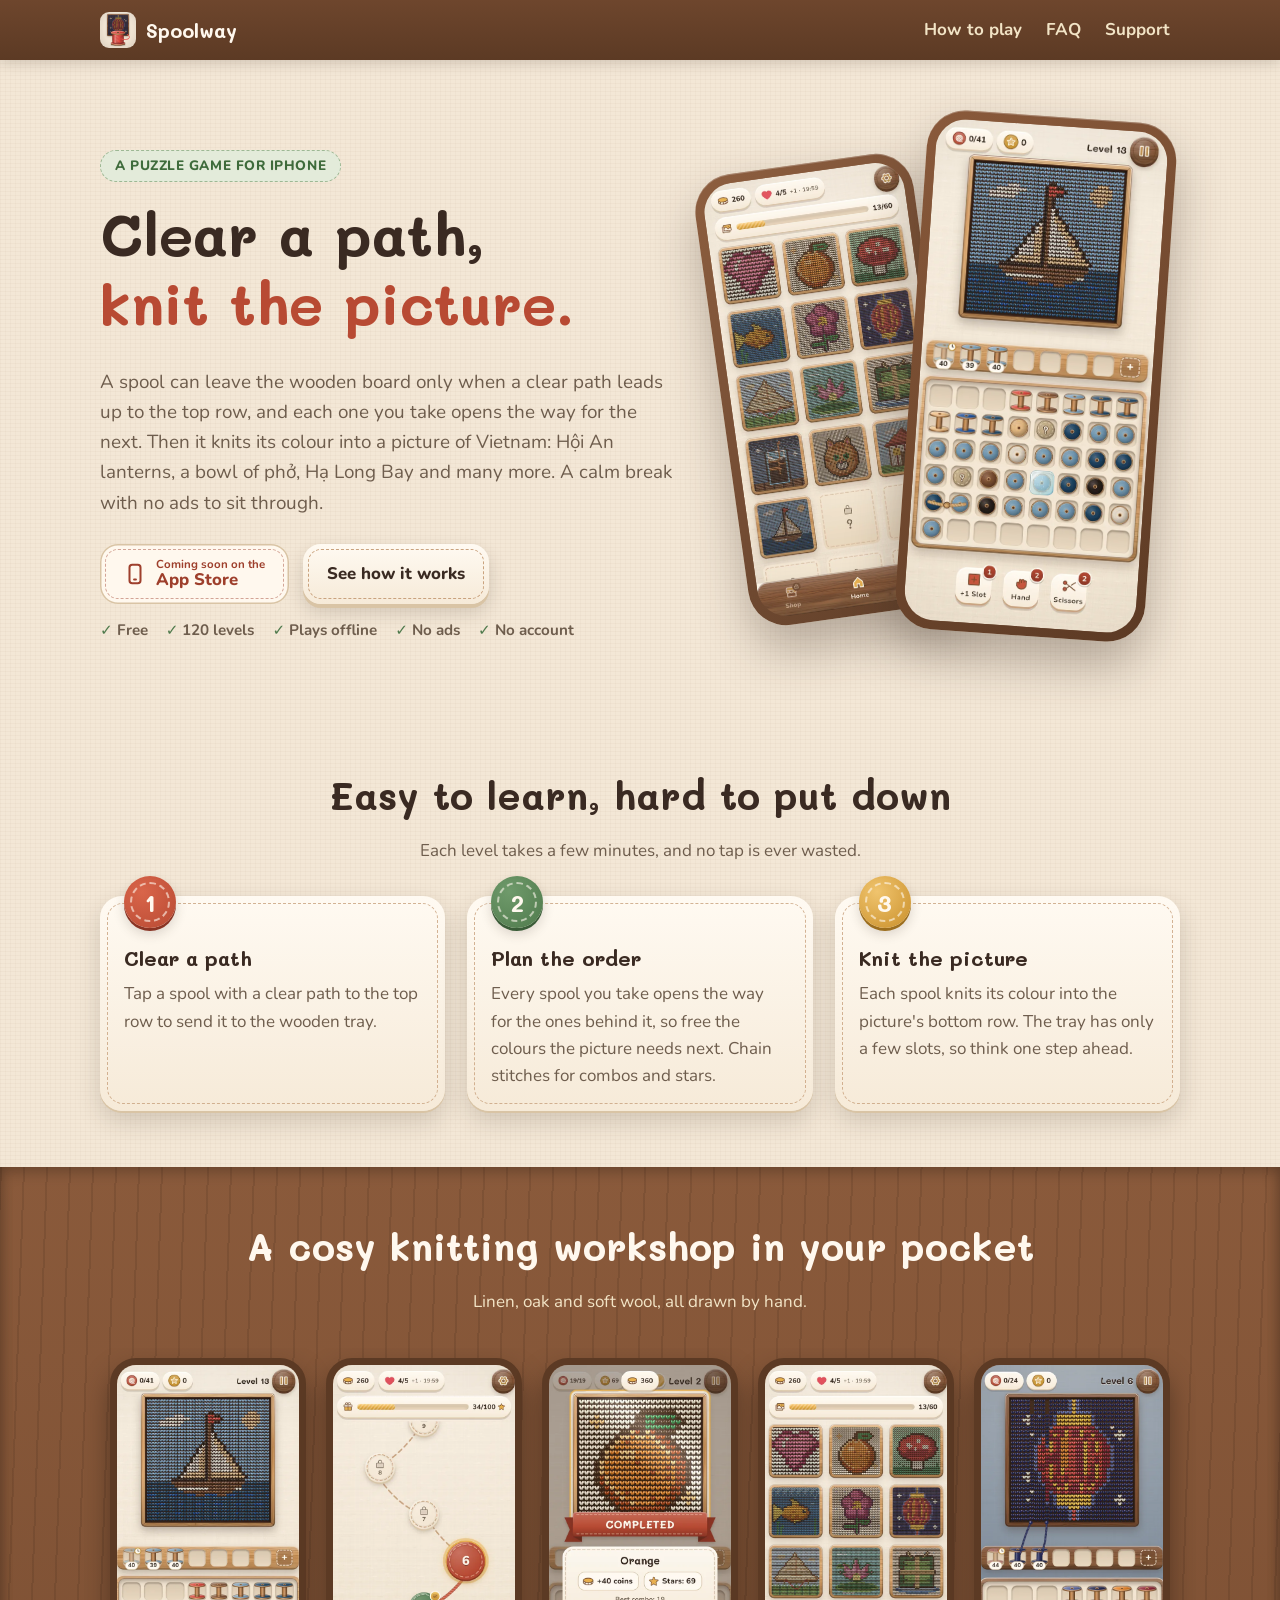
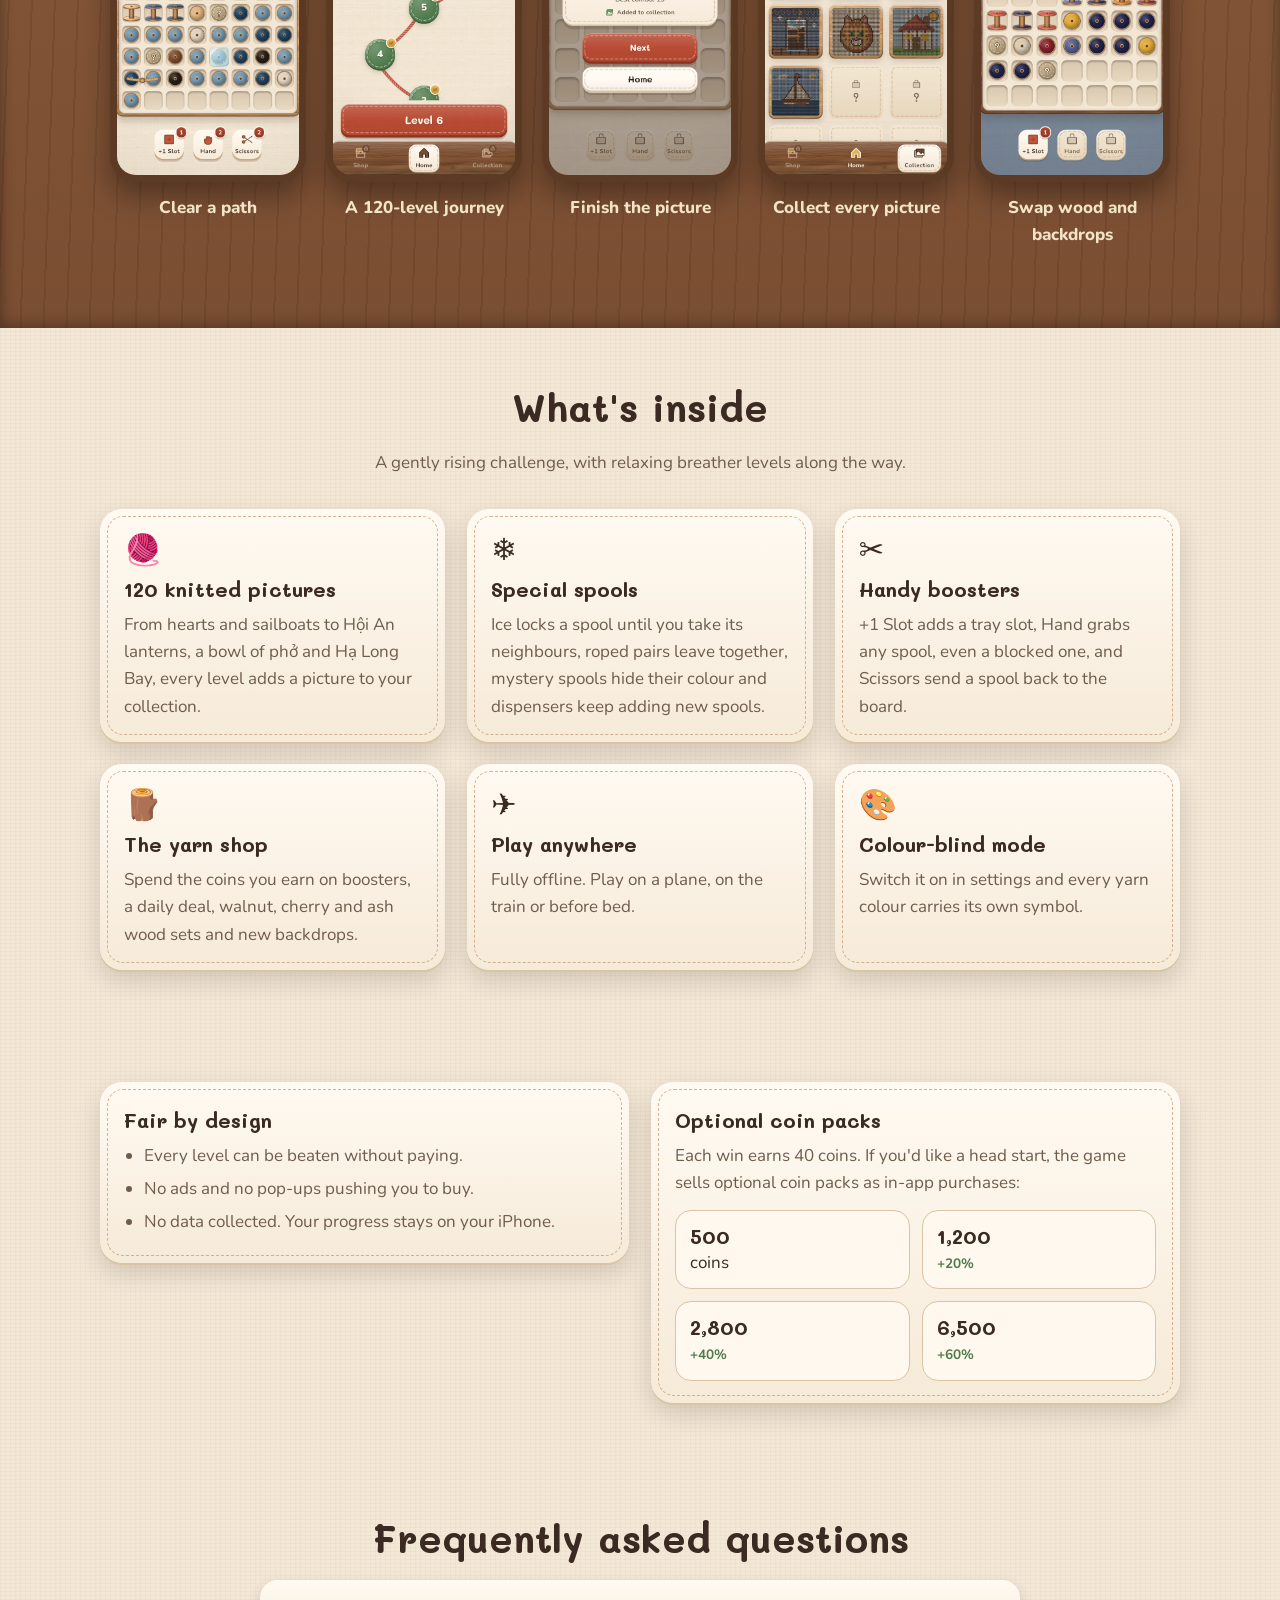
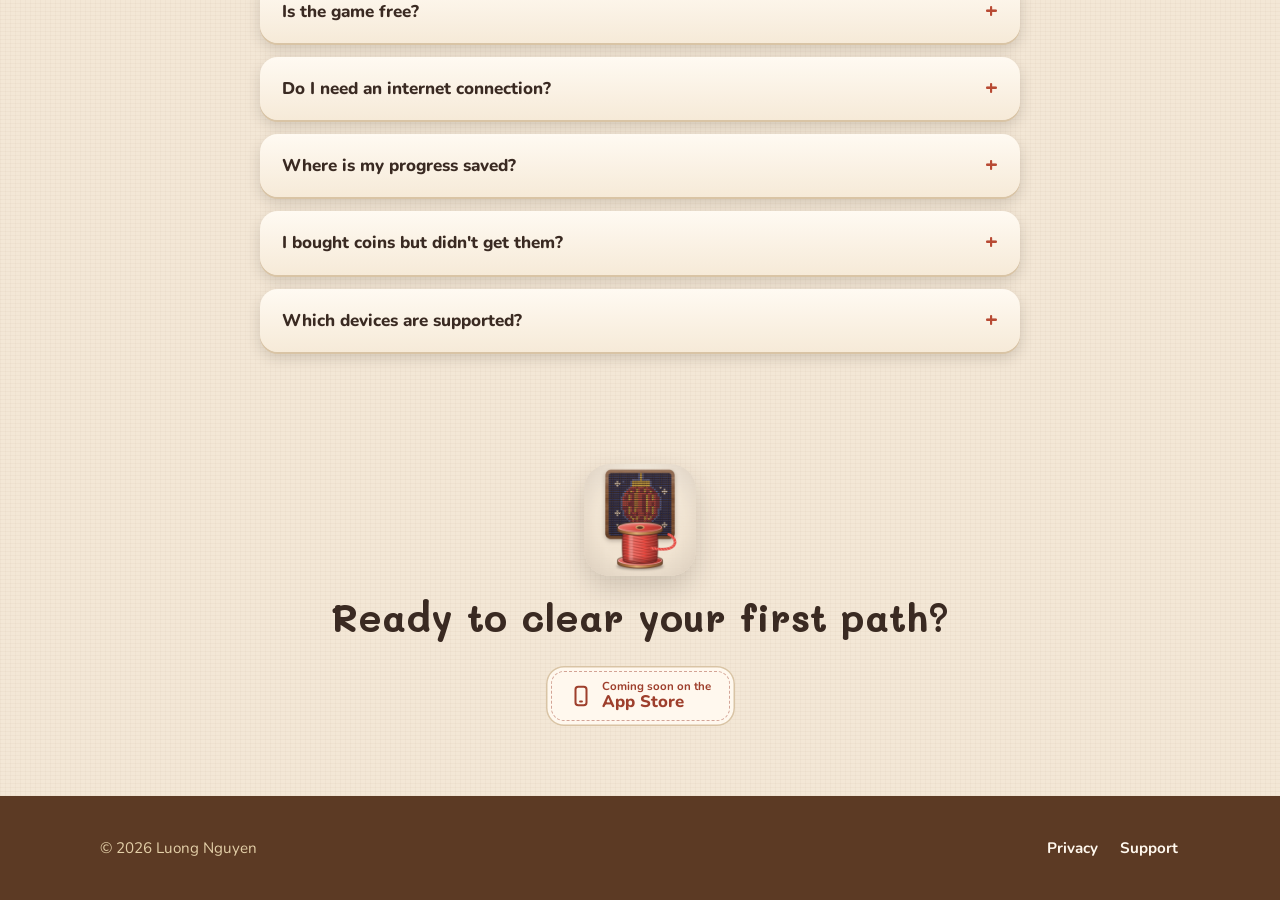
<file: index.html>
<!doctype html>
<html lang="en">
<head>
  <meta charset="utf-8">
  <meta name="viewport" content="width=device-width, initial-scale=1">
  <title>Spoolway: Clear the Path — Yarn Spool Puzzle for iPhone</title>
  <meta name="description" content="Spoolway is a calm puzzle game for iPhone: clear a path for each spool and knit 120 pictures of Vietnam. Plays offline, no ads, no account.">
  <link rel="canonical" href="https://nguyenvanlamm.github.io/yarn-unravel-site/">
  <link rel="alternate" type="text/markdown" href="index.html.md">
  <link rel="describedby" href="llms.txt">
  <meta name="theme-color" content="#5C3A24">
  <meta property="og:type" content="website">
  <meta property="og:site_name" content="Spoolway">
  <meta property="og:url" content="https://nguyenvanlamm.github.io/yarn-unravel-site/">
  <meta property="og:title" content="Spoolway: Clear the Path">
  <meta property="og:description" content="Clear a path, knit the picture: a calm offline spool puzzle for iPhone with 120 pictures of Vietnam.">
  <meta property="og:image" content="https://nguyenvanlamm.github.io/yarn-unravel-site/assets/img/share-card.jpg">
  <meta property="og:image:width" content="1200">
  <meta property="og:image:height" content="630">
  <meta property="og:image:alt" content="Spoolway: Clear a path, knit the picture. A calm spool puzzle for iPhone, shown on two phones.">
  <meta name="twitter:card" content="summary_large_image">
  <!-- Once the app is live, add the Safari Smart App Banner:
  <meta name="apple-itunes-app" content="app-id=XXXXXXXXXX"> -->
  <link rel="icon" href="assets/img/favicon.png">
  <link rel="apple-touch-icon" href="assets/img/apple-touch-icon.png">
  <link rel="stylesheet" href="assets/site.css">
  <script>document.documentElement.classList.add('js')</script>
  <script src="assets/site.js" defer></script>
  <script type="application/ld+json">
  {
    "@context": "https://schema.org",
    "@graph": [
      {
        "@type": "WebSite",
        "@id": "https://nguyenvanlamm.github.io/yarn-unravel-site/#website",
        "url": "https://nguyenvanlamm.github.io/yarn-unravel-site/",
        "name": "Spoolway",
        "inLanguage": "en",
        "about": { "@id": "https://nguyenvanlamm.github.io/yarn-unravel-site/#app" }
      },
      {
        "@type": "MobileApplication",
        "@id": "https://nguyenvanlamm.github.io/yarn-unravel-site/#app",
        "name": "Spoolway",
        "alternateName": "Spoolway: Clear the Path",
        "url": "https://nguyenvanlamm.github.io/yarn-unravel-site/",
        "description": "A calm puzzle game for iPhone. A spool can leave the wooden board only when a clear path leads up to the top row, and every spool taken opens the way for the ones behind it. Each spool knits its colour into one of 120 pictures of Vietnam. Plays offline, no ads, no account.",
        "applicationCategory": "GameApplication",
        "applicationSubCategory": "Puzzle",
        "operatingSystem": "iOS 15.0 or later",
        "inLanguage": "en",
        "image": "https://nguyenvanlamm.github.io/yarn-unravel-site/assets/img/icon.png",
        "screenshot": [
          "https://nguyenvanlamm.github.io/yarn-unravel-site/assets/img/game_level_13.webp",
          "https://nguyenvanlamm.github.io/yarn-unravel-site/assets/img/home.webp",
          "https://nguyenvanlamm.github.io/yarn-unravel-site/assets/img/win.webp",
          "https://nguyenvanlamm.github.io/yarn-unravel-site/assets/img/album.webp",
          "https://nguyenvanlamm.github.io/yarn-unravel-site/assets/img/decor.webp"
        ],
        "offers": { "@type": "Offer", "price": "0", "priceCurrency": "USD" },
        "copyrightYear": 2026,
        "copyrightHolder": { "@type": "Person", "name": "Luong Nguyen" }
      },
      {
        "@type": "FAQPage",
        "@id": "https://nguyenvanlamm.github.io/yarn-unravel-site/#faq",
        "mainEntity": [
          { "@type": "Question", "name": "Is the game free?", "acceptedAnswer": { "@type": "Answer", "text": "Yes. All 120 levels are free to download and play. Coin packs are optional." } },
          { "@type": "Question", "name": "Do I need an internet connection?", "acceptedAnswer": { "@type": "Answer", "text": "No. The game runs fully offline; only buying a coin pack needs a connection so the App Store can process it." } },
          { "@type": "Question", "name": "Where is my progress saved?", "acceptedAnswer": { "@type": "Answer", "text": "Only on your device. Deleting the app also deletes your progress." } },
          { "@type": "Question", "name": "I bought coins but didn't get them?", "acceptedAnswer": { "@type": "Answer", "text": "Reopen the game while online; the purchase is credited automatically and never twice. Still missing? See the <a href=\"https://nguyenvanlamm.github.io/yarn-unravel-site/support.html\">Support</a> page." } },
          { "@type": "Question", "name": "Which devices are supported?", "acceptedAnswer": { "@type": "Answer", "text": "iPhone with iOS 15 or later." } }
        ]
      }
    ]
  }
  </script>
</head>
<body>
  <header class="top">
    <div class="wrap">
      <a class="brand" href="./"><img src="assets/img/icon.png" alt="" width="36" height="36">Spoolway</a>
      <nav>
        <a class="opt" href="#how">How to play</a>
        <a class="opt-xs" href="#faq">FAQ</a>
        <a href="support.html">Support</a>
      </nav>
    </div>
  </header>

  <main>
    <section class="hero">
      <div class="wrap">
        <div>
          <span class="eyebrow">A puzzle game for iPhone</span>
          <h1>
            Clear a path,<br><span class="accent">knit the picture.</span>
          </h1>
          <p class="lead">
            A spool can leave the wooden board only when a clear path leads up to the top row, and each one you take opens the way for the next. Then it knits its colour into a picture of Vietnam: Hội An lanterns, a bowl of phở, Hạ Long Bay and many more. A calm break with no ads to sit through.
          </p>
          <div class="cta" id="download">
            <!-- Replace with the official "Download on the App Store" badge
                 (developer.apple.com/app-store/marketing/guidelines) and the
                 apps.apple.com link once the app is approved. -->
            <span class="btn" aria-disabled="true">
              <svg width="22" height="22" viewBox="0 0 24 24" fill="none" stroke="currentColor" stroke-width="2.2" stroke-linecap="round" stroke-linejoin="round" aria-hidden="true"><rect x="6" y="2" width="12" height="20" rx="3"/><path d="M11 18h2"/></svg>
              <span class="two"><small>Coming soon on the</small>App Store</span>
            </span>
            <a class="btn light" href="#how">See how it works</a>
          </div>
          <ul class="facts">
            <li>Free</li>
            <li>120 levels</li>
            <li>Plays offline</li>
            <li>No ads</li>
            <li>No account</li>
          </ul>
        </div>
        <div class="phones" aria-hidden="true">
          <div class="phone back"><img src="assets/img/album.webp" alt="" width="585" height="1266"></div>
          <div class="phone front"><img src="assets/img/game_level_13.webp" alt="" width="585" height="1266" fetchpriority="high"></div>
        </div>
      </div>
    </section>

    <section id="how">
      <div class="wrap">
        <h2 class="reveal">Easy to learn, hard to put down</h2>
        <p class="sub reveal">Each level takes a few minutes, and no tap is ever wasted.</p>
        <div class="steps">
          <div class="card reveal">
            <h3>Clear a path</h3>
            <p>Tap a spool with a clear path to the top row to send it to the wooden tray.</p>
          </div>
          <div class="card reveal">
            <h3>Plan the order</h3>
            <p>Every spool you take opens the way for the ones behind it, so free the colours the picture needs next. Chain stitches for combos and stars.</p>
          </div>
          <div class="card reveal">
            <h3>Knit the picture</h3>
            <p>Each spool knits its colour into the picture's bottom row. The tray has only a few slots, so think one step ahead.</p>
          </div>
        </div>
      </div>
    </section>

    <section class="band">
      <div class="wrap">
        <h2 class="reveal">A cosy knitting workshop in your pocket</h2>
        <p class="sub reveal">Linen, oak and soft wool, all drawn by hand.</p>
        <div class="shots">
          <figure><img src="assets/img/game_level_13.webp" alt="Level 13: spools on the wooden tray stitch a knitted sailboat while blue and white spools on the board below wait for a clear path to the top row" loading="lazy" width="585" height="1266"><figcaption>Clear a path</figcaption></figure>
          <figure><img src="assets/img/home.webp" alt="Home screen: a winding path of levels with level 6 ready to play, plus your coins and lives at the top" loading="lazy" width="585" height="1266"><figcaption>A 120-level journey</figcaption></figure>
          <figure><img src="assets/img/win.webp" alt="Level complete: the knitted orange is finished, earning 40 coins and joining the picture collection" loading="lazy" width="585" height="1266"><figcaption>Finish the picture</figcaption></figure>
          <figure><img src="assets/img/album.webp" alt="Collection album of finished knitted pictures: a heart, an orange, a goldfish, a lotus, a red lantern, a cat and more" loading="lazy" width="585" height="1266"><figcaption>Collect every picture</figcaption></figure>
          <figure><img src="assets/img/decor.webp" alt="Level 6 on a dark blue backdrop: a knitted red lantern takes shape above the board of spools" loading="lazy" width="585" height="1266"><figcaption>Swap wood and backdrops</figcaption></figure>
        </div>
      </div>
    </section>

    <section>
      <div class="wrap">
        <h2 class="reveal">What's inside</h2>
        <p class="sub reveal">A gently rising challenge, with relaxing breather levels along the way.</p>
        <div class="features">
          <div class="card feature reveal"><div class="ico" aria-hidden="true">🧶</div><h3>120 knitted pictures</h3><p>From hearts and sailboats to Hội An lanterns, a bowl of phở and Hạ Long Bay, every level adds a picture to your collection.</p></div>
          <div class="card feature reveal"><div class="ico" aria-hidden="true">❄️</div><h3>Special spools</h3><p>Ice locks a spool until you take its neighbours, roped pairs leave together, mystery spools hide their colour and dispensers keep adding new spools.</p></div>
          <div class="card feature reveal"><div class="ico" aria-hidden="true">✂️</div><h3>Handy boosters</h3><p>+1 Slot adds a tray slot, Hand grabs any spool, even a blocked one, and Scissors send a spool back to the board.</p></div>
          <div class="card feature reveal"><div class="ico" aria-hidden="true">🪵</div><h3>The yarn shop</h3><p>Spend the coins you earn on boosters, a daily deal, walnut, cherry and ash wood sets and new backdrops.</p></div>
          <div class="card feature reveal"><div class="ico" aria-hidden="true">✈️</div><h3>Play anywhere</h3><p>Fully offline. Play on a plane, on the train or before bed.</p></div>
          <div class="card feature reveal"><div class="ico" aria-hidden="true">🎨</div><h3>Colour-blind mode</h3><p>Switch it on in settings and every yarn colour carries its own symbol.</p></div>
        </div>
      </div>
    </section>

    <section>
      <div class="wrap fair">
        <div class="card reveal">
          <h3>Fair by design</h3>
          <ul>
            <li>Every level can be beaten without paying.</li>
            <li>No ads and no pop-ups pushing you to buy.</li>
            <li>No data collected. Your progress stays on your iPhone.</li>
          </ul>
        </div>
        <div class="card reveal">
          <h3>Optional coin packs</h3>
          <p>Each win earns 40 coins. If you'd like a head start, the game sells optional coin packs as in-app purchases:</p>
          <div class="packs">
            <div class="pack"><b>500</b>coins</div>
            <div class="pack"><b>1,200</b><span class="tag">+20%</span></div>
            <div class="pack"><b>2,800</b><span class="tag">+40%</span></div>
            <div class="pack"><b>6,500</b><span class="tag">+60%</span></div>
          </div>
        </div>
      </div>
    </section>

    <section id="faq">
      <div class="wrap">
        <h2 class="reveal">Frequently asked questions</h2>
        <div class="faq">
          <details class="reveal">
            <summary>Is the game free?</summary>
            <p>Yes. All 120 levels are free to download and play. Coin packs are optional.</p>
          </details>
          <details class="reveal">
            <summary>Do I need an internet connection?</summary>
            <p>No. The game runs fully offline; only buying a coin pack needs a connection so the App Store can process it.</p>
          </details>
          <details class="reveal">
            <summary>Where is my progress saved?</summary>
            <p>Only on your device. Deleting the app also deletes your progress.</p>
          </details>
          <details class="reveal">
            <summary>I bought coins but didn't get them?</summary>
            <p>Reopen the game while online; the purchase is credited automatically and never twice. Still missing? See the <a href="support.html">Support</a> page.</p>
          </details>
          <details class="reveal">
            <summary>Which devices are supported?</summary>
            <p>iPhone with iOS 15 or later.</p>
          </details>
        </div>
      </div>
    </section>

    <section class="final">
      <div class="wrap">
        <img class="reveal" src="assets/img/icon.png" alt="" width="112" height="112">
        <h2 class="reveal">Ready to clear your first path?</h2>
        <div class="cta reveal">
          <span class="btn" aria-disabled="true">
            <svg width="22" height="22" viewBox="0 0 24 24" fill="none" stroke="currentColor" stroke-width="2.2" stroke-linecap="round" stroke-linejoin="round" aria-hidden="true"><rect x="6" y="2" width="12" height="20" rx="3"/><path d="M11 18h2"/></svg>
            <span class="two"><small>Coming soon on the</small>App Store</span>
          </span>
        </div>
      </div>
    </section>
  </main>

  <footer>
    <div class="wrap">
      <span>© <span data-year>2026</span> Luong Nguyen</span>
      <nav>
        <a href="privacy.html">Privacy</a>
        <a href="support.html">Support</a>
      </nav>
    </div>
  </footer>
</body>
</html>
</file>
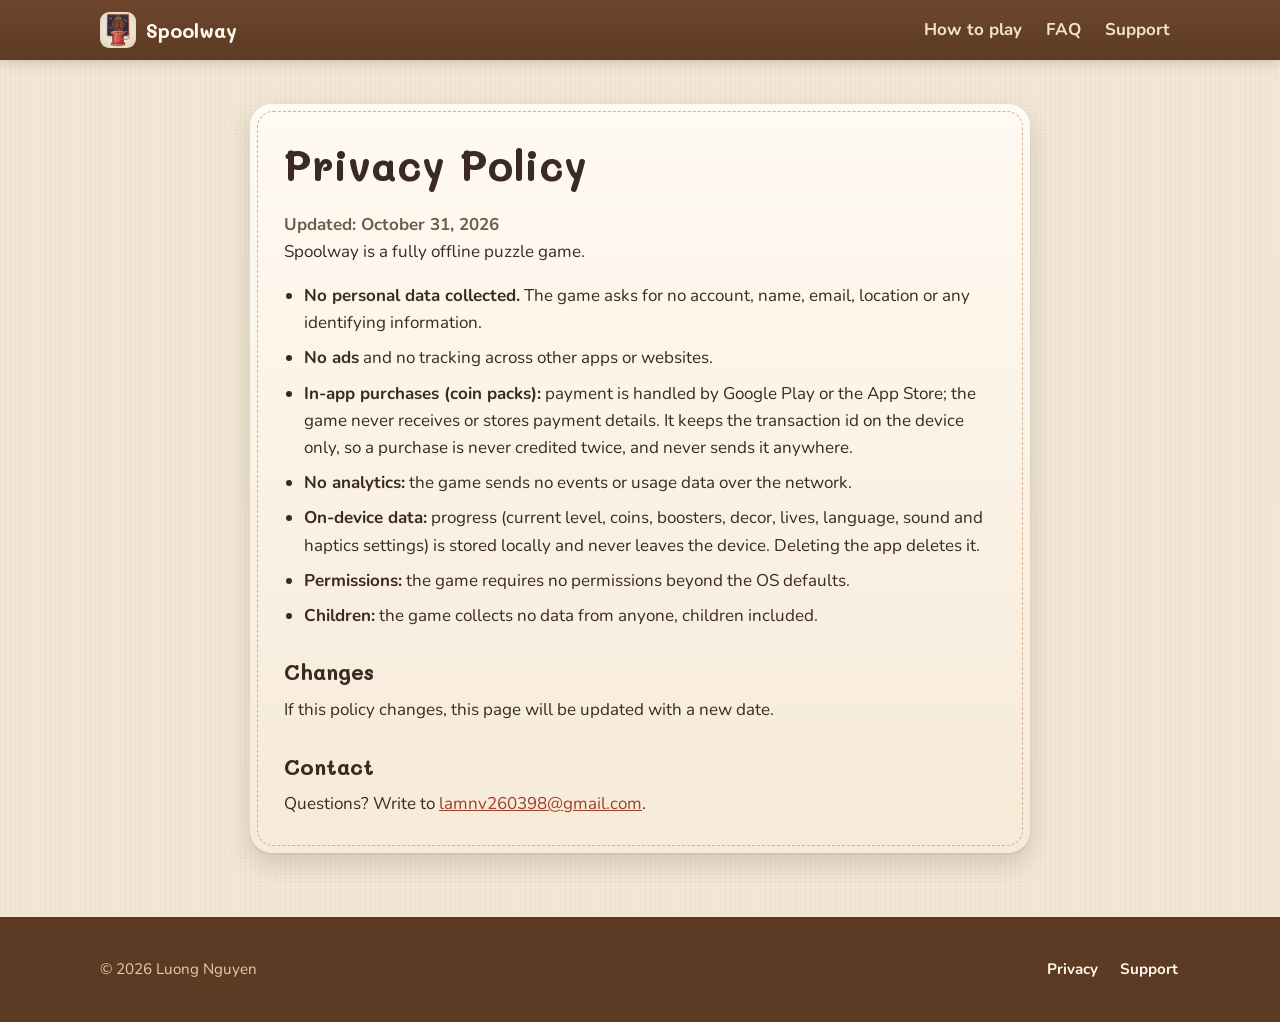
<file: privacy.html>
<!doctype html>
<html lang="en">
<head>
  <meta charset="utf-8">
  <meta name="viewport" content="width=device-width, initial-scale=1">
  <title>Privacy Policy — Spoolway</title>
  <meta name="description" content="Spoolway privacy policy: no personal data collected, no ads, no tracking.">
  <link rel="canonical" href="https://nguyenvanlamm.github.io/yarn-unravel-site/privacy.html">
  <link rel="alternate" type="text/markdown" href="privacy.html.md">
  <link rel="describedby" href="llms.txt">
  <meta name="theme-color" content="#5C3A24">
  <meta property="og:type" content="website">
  <meta property="og:site_name" content="Spoolway">
  <meta property="og:url" content="https://nguyenvanlamm.github.io/yarn-unravel-site/privacy.html">
  <meta property="og:title" content="Privacy Policy — Spoolway">
  <meta property="og:description" content="Spoolway privacy policy: no personal data collected, no ads, no tracking.">
  <meta property="og:image" content="https://nguyenvanlamm.github.io/yarn-unravel-site/assets/img/share-card.jpg">
  <meta property="og:image:width" content="1200">
  <meta property="og:image:height" content="630">
  <meta property="og:image:alt" content="Spoolway: Clear a path, knit the picture. A calm spool puzzle for iPhone, shown on two phones.">
  <meta name="twitter:card" content="summary_large_image">
  <link rel="icon" href="assets/img/favicon.png">
  <link rel="apple-touch-icon" href="assets/img/apple-touch-icon.png">
  <link rel="stylesheet" href="assets/site.css">
  <script>document.documentElement.classList.add('js')</script>
  <script src="assets/site.js" defer></script>
  <script type="application/ld+json">
  {
    "@context": "https://schema.org",
    "@type": "WebPage",
    "@id": "https://nguyenvanlamm.github.io/yarn-unravel-site/privacy.html#webpage",
    "url": "https://nguyenvanlamm.github.io/yarn-unravel-site/privacy.html",
    "name": "Privacy Policy — Spoolway",
    "inLanguage": "en",
    "dateModified": "2026-10-31",
    "isPartOf": { "@id": "https://nguyenvanlamm.github.io/yarn-unravel-site/#website" },
    "about": { "@id": "https://nguyenvanlamm.github.io/yarn-unravel-site/#app" },
    "breadcrumb": {
      "@type": "BreadcrumbList",
      "itemListElement": [
        { "@type": "ListItem", "position": 1, "name": "Spoolway", "item": "https://nguyenvanlamm.github.io/yarn-unravel-site/" },
        { "@type": "ListItem", "position": 2, "name": "Privacy Policy" }
      ]
    }
  }
  </script>
</head>
<body>
  <header class="top">
    <div class="wrap">
      <a class="brand" href="./"><img src="assets/img/icon.png" alt="" width="36" height="36">Spoolway</a>
      <nav>
        <a class="opt" href="./#how">How to play</a>
        <a class="opt-xs" href="./#faq">FAQ</a>
        <a href="support.html">Support</a>
      </nav>
    </div>
  </header>

  <main class="doc">
    <div class="wrap">
      <article class="card">
          <h1>Privacy Policy</h1>
          <p class="meta">Updated: October 31, 2026</p>
          <p>Spoolway is a fully offline puzzle game.</p>
          <ul>
            <li><b>No personal data collected.</b> The game asks for no account, name, email, location or any identifying information.</li>
            <li><b>No ads</b> and no tracking across other apps or websites.</li>
            <li><b>In-app purchases (coin packs):</b> payment is handled by Google Play or the App Store; the game never receives or stores payment details. It keeps the transaction id on the device only, so a purchase is never credited twice, and never sends it anywhere.</li>
            <li><b>No analytics:</b> the game sends no events or usage data over the network.</li>
            <li><b>On-device data:</b> progress (current level, coins, boosters, decor, lives, language, sound and haptics settings) is stored locally and never leaves the device. Deleting the app deletes it.</li>
            <li><b>Permissions:</b> the game requires no permissions beyond the OS defaults.</li>
            <li><b>Children:</b> the game collects no data from anyone, children included.</li>
          </ul>
          <h2>Changes</h2>
          <p>If this policy changes, this page will be updated with a new date.</p>
          <h2>Contact</h2>
          <p>Questions? Write to <a href="mailto:lamnv260398@gmail.com">lamnv260398@gmail.com</a>.</p>

      </article>
    </div>
  </main>

  <footer>
    <div class="wrap">
      <span>© <span data-year>2026</span> Luong Nguyen</span>
      <nav>
        <a href="privacy.html">Privacy</a>
        <a href="support.html">Support</a>
      </nav>
    </div>
  </footer>
</body>
</html>
</file>
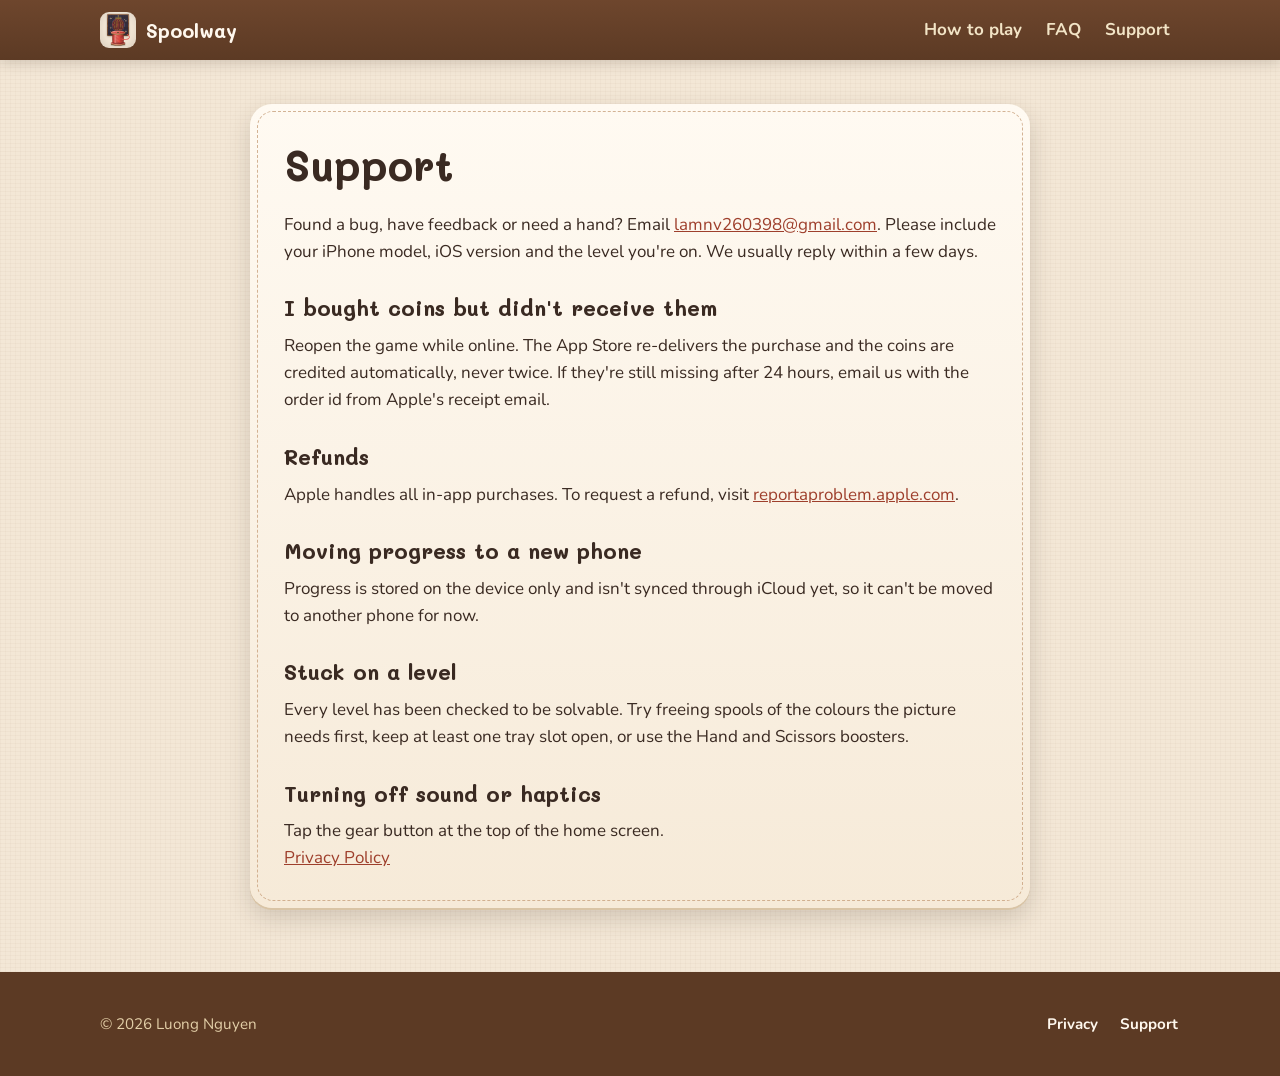
<file: support.html>
<!doctype html>
<html lang="en">
<head>
  <meta charset="utf-8">
  <meta name="viewport" content="width=device-width, initial-scale=1">
  <title>Support — Spoolway</title>
  <meta name="description" content="Spoolway support: contact, in-app purchases, refunds and common questions.">
  <link rel="canonical" href="https://nguyenvanlamm.github.io/yarn-unravel-site/support.html">
  <link rel="alternate" type="text/markdown" href="support.html.md">
  <link rel="describedby" href="llms.txt">
  <meta name="theme-color" content="#5C3A24">
  <meta property="og:type" content="website">
  <meta property="og:site_name" content="Spoolway">
  <meta property="og:url" content="https://nguyenvanlamm.github.io/yarn-unravel-site/support.html">
  <meta property="og:title" content="Support — Spoolway">
  <meta property="og:description" content="Spoolway support: contact, in-app purchases, refunds and common questions.">
  <meta property="og:image" content="https://nguyenvanlamm.github.io/yarn-unravel-site/assets/img/share-card.jpg">
  <meta property="og:image:width" content="1200">
  <meta property="og:image:height" content="630">
  <meta property="og:image:alt" content="Spoolway: Clear a path, knit the picture. A calm spool puzzle for iPhone, shown on two phones.">
  <meta name="twitter:card" content="summary_large_image">
  <link rel="icon" href="assets/img/favicon.png">
  <link rel="apple-touch-icon" href="assets/img/apple-touch-icon.png">
  <link rel="stylesheet" href="assets/site.css">
  <script>document.documentElement.classList.add('js')</script>
  <script src="assets/site.js" defer></script>
  <script type="application/ld+json">
  {
    "@context": "https://schema.org",
    "@type": "WebPage",
    "@id": "https://nguyenvanlamm.github.io/yarn-unravel-site/support.html#webpage",
    "url": "https://nguyenvanlamm.github.io/yarn-unravel-site/support.html",
    "name": "Support — Spoolway",
    "inLanguage": "en",
    "isPartOf": { "@id": "https://nguyenvanlamm.github.io/yarn-unravel-site/#website" },
    "about": { "@id": "https://nguyenvanlamm.github.io/yarn-unravel-site/#app" },
    "breadcrumb": {
      "@type": "BreadcrumbList",
      "itemListElement": [
        { "@type": "ListItem", "position": 1, "name": "Spoolway", "item": "https://nguyenvanlamm.github.io/yarn-unravel-site/" },
        { "@type": "ListItem", "position": 2, "name": "Support" }
      ]
    }
  }
  </script>
</head>
<body>
  <header class="top">
    <div class="wrap">
      <a class="brand" href="./"><img src="assets/img/icon.png" alt="" width="36" height="36">Spoolway</a>
      <nav>
        <a class="opt" href="./#how">How to play</a>
        <a class="opt-xs" href="./#faq">FAQ</a>
        <a href="support.html">Support</a>
      </nav>
    </div>
  </header>

  <main class="doc">
    <div class="wrap">
      <article class="card">
          <h1>Support</h1>
          <p>Found a bug, have feedback or need a hand? Email <a href="mailto:lamnv260398@gmail.com?subject=Spoolway">lamnv260398@gmail.com</a>. Please include your iPhone model, iOS version and the level you're on. We usually reply within a few days.</p>
          <h2>I bought coins but didn't receive them</h2>
          <p>Reopen the game while online. The App Store re-delivers the purchase and the coins are credited automatically, never twice. If they're still missing after 24 hours, email us with the order id from Apple's receipt email.</p>
          <h2>Refunds</h2>
          <p>Apple handles all in-app purchases. To request a refund, visit <a href="https://reportaproblem.apple.com" rel="noopener">reportaproblem.apple.com</a>.</p>
          <h2>Moving progress to a new phone</h2>
          <p>Progress is stored on the device only and isn't synced through iCloud yet, so it can't be moved to another phone for now.</p>
          <h2>Stuck on a level</h2>
          <p>Every level has been checked to be solvable. Try freeing spools of the colours the picture needs first, keep at least one tray slot open, or use the Hand and Scissors boosters.</p>
          <h2>Turning off sound or haptics</h2>
          <p>Tap the gear button at the top of the home screen.</p>
          <p><a href="privacy.html">Privacy Policy</a></p>

      </article>
    </div>
  </main>

  <footer>
    <div class="wrap">
      <span>© <span data-year>2026</span> Luong Nguyen</span>
      <nav>
        <a href="privacy.html">Privacy</a>
        <a href="support.html">Support</a>
      </nav>
    </div>
  </footer>
</body>
</html>
</file>
<file: assets/site.css>
@font-face { font-family: Mali; font-weight: 700; font-display: swap; src: url(fonts/mali_v13_latin_vietnamese_700.woff2) format("woff2"), url(fonts/mali_v13_latin_vietnamese_700.ttf) format("truetype"); }
@font-face { font-family: Nunito; font-weight: 400; font-display: swap; src: url(fonts/nunito_v32_latin_vietnamese_regular.woff2) format("woff2"), url(fonts/nunito_v32_latin_vietnamese_regular.ttf) format("truetype"); }
@font-face { font-family: Nunito; font-weight: 700; font-display: swap; src: url(fonts/nunito_v32_latin_vietnamese_700.woff2) format("woff2"), url(fonts/nunito_v32_latin_vietnamese_700.ttf) format("truetype"); }
@font-face { font-family: Nunito; font-weight: 800; font-display: swap; src: url(fonts/nunito_v32_latin_vietnamese_800.woff2) format("woff2"), url(fonts/nunito_v32_latin_vietnamese_800.ttf) format("truetype"); }

/* Palette mirrors lib/ui/theme/tokens.dart ("Xưởng đan ấm"). */
:root {
  --cream: #FFF8EE;
  --linen: #F3E7D6;
  --felt: #F3E6D3;
  --felt-edge: #D9C4A5;
  --seam: #C9A27E;
  --card-top: #FFFAF2;
  --card-bottom: #F6EAD8;
  --primary: #B84A33;
  --primary-edge: #8A3424;
  --primary-text: #9E3F2C;
  --sage: #4F7A4C;
  --sage-text: #3E6B3B; /* darker than the game token so small text passes WCAG AA */
  --mustard: #E8B04B;
  --walnut: #7A4E32;
  --walnut-dark: #5C3A24;
  --oak: #D9A46A;
  --ink: #3A2A22;
  --muted: #6E5D4D; /* darker than the game token: AA even on the woven linen texture */
  --shadow: rgba(58, 42, 34, .18);
  --radius: 22px;
}

* { box-sizing: border-box; }
html { scroll-behavior: smooth; }
body {
  margin: 0;
  font: 400 17px/1.6 Nunito, system-ui, sans-serif;
  color: var(--ink);
  background-color: var(--linen);
  background-image:
    repeating-linear-gradient(0deg, rgba(122, 78, 50, .035) 0 1px, transparent 1px 4px),
    repeating-linear-gradient(90deg, rgba(122, 78, 50, .03) 0 1px, transparent 1px 5px);
  -webkit-font-smoothing: antialiased;
  min-height: 100vh; display: flex; flex-direction: column;
}
main { flex: 1; }
img { max-width: 100%; height: auto; display: block; }
a { color: var(--primary-text); }
h1, h2, h3 { font-family: Mali, Nunito, sans-serif; font-weight: 700; line-height: 1.2; margin: 0 0 .5em; }
h1 { font-size: clamp(2.3rem, 6vw, 3.6rem); }
h2 { font-size: clamp(1.7rem, 4vw, 2.4rem); text-align: center; }
h3 { font-size: 1.25rem; }
p { margin: 0 0 1em; }

.wrap { width: min(1080px, 100% - 32px); margin-inline: auto; }

/* Header */
.top {
  position: sticky; top: 0; z-index: 10;
  background: linear-gradient(#6E462D, var(--walnut-dark));
  box-shadow: 0 3px 12px var(--shadow);
}
.top .wrap { display: flex; align-items: center; gap: 12px; height: 60px; }
.brand { display: flex; align-items: center; gap: 10px; color: var(--cream); text-decoration: none; font: 700 1.2rem Mali, sans-serif; }
.brand img { width: 36px; height: 36px; border-radius: 9px; }
.top nav { margin-left: auto; display: flex; align-items: center; gap: 4px; }
.top nav a { color: #F2E4C6; text-decoration: none; font-weight: 700; padding: 6px 10px; border-radius: 10px; }
.top nav a:hover { background: rgba(255, 255, 255, .1); }
@media (max-width: 640px) { .top nav a.opt { display: none; } }
@media (max-width: 374px) { .top nav a.opt-xs { display: none; } }

/* Buttons */
.btn {
  display: inline-flex; align-items: center; gap: 10px;
  font: 800 1.05rem Nunito, sans-serif; text-decoration: none;
  padding: 14px 24px; border-radius: 18px; position: relative;
  color: var(--cream); background: linear-gradient(#C9573E, var(--primary));
  box-shadow: 0 4px 0 var(--primary-edge), 0 8px 18px var(--shadow);
  transition: transform .12s, box-shadow .12s;
}
.btn::after { content: ""; position: absolute; inset: 5px; border: 1.5px dashed rgba(255, 248, 238, .55); border-radius: 13px; pointer-events: none; }
.btn:hover { transform: translateY(-2px); }
.btn:active { transform: translateY(3px); box-shadow: 0 1px 0 var(--primary-edge), 0 4px 10px var(--shadow); }
.btn.light { color: var(--ink); background: linear-gradient(var(--card-top), var(--card-bottom)); box-shadow: 0 4px 0 var(--felt-edge), 0 8px 18px var(--shadow); }
.btn.light::after { border-color: var(--seam); }
.btn small { display: block; font-weight: 700; font-size: .72rem; opacity: .85; line-height: 1.1; }
.btn .two { line-height: 1.15; text-align: left; }
.btn svg { flex: none; }
.btn[aria-disabled="true"] { cursor: default; color: var(--primary-text); background: var(--cream); box-shadow: inset 0 0 0 1.5px var(--felt-edge); }
.btn[aria-disabled="true"]::after { border-color: rgba(158, 63, 44, .45); }
.btn[aria-disabled="true"] small { opacity: 1; }
.btn[aria-disabled="true"]:hover, .btn[aria-disabled="true"]:active { transform: none; box-shadow: inset 0 0 0 1.5px var(--felt-edge); }

/* Hero */
.hero { padding: 56px 0 40px; overflow: hidden; }
.hero .wrap { display: grid; grid-template-columns: 1.1fr .9fr; gap: 40px; align-items: center; }
.hero .eyebrow {
  display: inline-block; font-weight: 800; font-size: .85rem; letter-spacing: .04em; text-transform: uppercase;
  color: var(--sage-text); background: #E3EBDA; border: 1.5px dashed #9DB894; border-radius: 99px; padding: 4px 14px; margin-bottom: 18px;
}
.hero h1 span.accent { color: var(--primary); }
.hero p.lead { font-size: 1.18rem; color: var(--muted); max-width: 34em; }
.cta { display: flex; flex-wrap: wrap; gap: 14px; margin: 26px 0 14px; }
.facts { display: flex; flex-wrap: wrap; gap: 8px 18px; padding: 0; margin: 0; list-style: none; color: var(--muted); font-weight: 700; font-size: .95rem; }
.facts li::before { content: "✓ "; color: var(--sage); font-weight: 800; }
.phones { position: relative; height: 560px; }
.phone {
  position: absolute; width: 250px; border-radius: 38px; padding: 9px;
  background: linear-gradient(145deg, #8A5A3B, var(--walnut-dark));
  box-shadow: 0 24px 50px rgba(58, 42, 34, .35), inset 0 1px 0 rgba(255, 255, 255, .25);
}
.phone img { border-radius: 30px; aspect-ratio: 585 / 1266; object-fit: cover; }
.phone.back { left: 2%; top: 46px; transform: rotate(-8deg); width: 220px; opacity: .97; }
.phone.front { right: 4%; top: 0; transform: rotate(4deg); }
@media (max-width: 860px) {
  .hero .wrap { grid-template-columns: 1fr; text-align: center; }
  .hero p.lead { margin-inline: auto; }
  .cta, .facts { justify-content: center; }
  .phones { height: 470px; max-width: 400px; margin: 0 auto; width: 100%; }
  .phone { width: 210px; }
  .phone.back { width: 185px; }
}

/* Sections */
section { padding: 56px 0; }
.sub { text-align: center; color: var(--muted); max-width: 36em; margin: 0 auto 32px; }
.card {
  position: relative; background: linear-gradient(var(--card-top), var(--card-bottom));
  border-radius: var(--radius); padding: 26px 24px 22px;
  box-shadow: 0 2px 0 var(--felt-edge), 0 10px 24px var(--shadow);
}
.card::before { content: ""; position: absolute; inset: 7px; border: 1.5px dashed var(--seam); border-radius: 16px; pointer-events: none; opacity: .8; }
.card p { color: var(--muted); margin: 0; }

.steps { display: grid; grid-template-columns: repeat(3, 1fr); gap: 22px; counter-reset: step; }
.steps .card { padding-top: 50px; }
.steps .card::after {
  counter-increment: step; content: counter(step);
  position: absolute; top: -20px; left: 24px; width: 52px; height: 52px; border-radius: 50%;
  display: grid; place-items: center; font: 700 1.5rem Mali, sans-serif; color: var(--cream);
  background: radial-gradient(circle at 35% 30%, #D9654A, var(--primary));
  box-shadow: 0 3px 0 var(--primary-edge), 0 6px 12px var(--shadow);
  outline: 2px dashed rgba(255, 248, 238, .6); outline-offset: -8px;
}
.steps .card:nth-child(2)::after { background: radial-gradient(circle at 35% 30%, #6F9A6B, var(--sage)); box-shadow: 0 3px 0 #3A5C38, 0 6px 12px var(--shadow); }
.steps .card:nth-child(3)::after { background: radial-gradient(circle at 35% 30%, #F0C46E, #C98F2A); box-shadow: 0 3px 0 #9C6E1E, 0 6px 12px var(--shadow); }

.features { display: grid; grid-template-columns: repeat(3, 1fr); gap: 22px; }
.feature .ico { font-size: 1.9rem; line-height: 1; margin-bottom: 12px; }
@media (max-width: 860px) { .steps, .features { grid-template-columns: 1fr 1fr; } }
@media (max-width: 560px) { .steps, .features { grid-template-columns: 1fr; } .steps { gap: 34px; } }

/* Wooden band */
.band {
  background:
    repeating-linear-gradient(92deg, rgba(62, 38, 22, .16) 0 2px, transparent 2px 23px),
    linear-gradient(#8A5A3B, var(--walnut));
  color: var(--cream);
  box-shadow: inset 0 6px 14px rgba(0, 0, 0, .2), inset 0 -6px 14px rgba(0, 0, 0, .2);
}
.band h2 { color: var(--cream); }
.band .sub { color: #F2E4C6; }
.shots {
  display: flex; gap: 20px; overflow-x: auto; scroll-snap-type: x mandatory;
  padding: 10px 16px 24px; margin: 0 -16px; scrollbar-width: thin;
}
.shots figure { margin: 0; flex: 0 0 196px; scroll-snap-align: center; text-align: center; }
.shots img {
  border-radius: 26px; border: 7px solid var(--walnut-dark);
  box-shadow: 0 14px 28px rgba(0, 0, 0, .35); aspect-ratio: 585 / 1266; object-fit: cover; background: var(--linen);
}
.shots figcaption { margin-top: 12px; font-weight: 800; color: #F2E4C6; }
@media (min-width: 1100px) { .shots { justify-content: center; } }

/* Fair play */
.fair { display: grid; grid-template-columns: 1fr 1fr; gap: 22px; align-items: start; }
.fair ul { margin: 10px 0 0; padding-left: 1.2em; color: var(--muted); }
.fair li { margin-bottom: 6px; }
.packs { display: grid; grid-template-columns: 1fr 1fr; gap: 12px; margin-top: 14px; }
.pack { background: var(--cream); border: 1.5px solid var(--felt-edge); border-radius: 16px; padding: 12px 14px; }
.pack b { display: block; font: 700 1.25rem Mali, sans-serif; }
.pack span { font-size: .85rem; color: var(--muted); font-weight: 700; }
.pack .tag { color: var(--sage); }
@media (max-width: 760px) { .fair { grid-template-columns: 1fr; } }

/* FAQ */
.faq { max-width: 760px; margin: 0 auto; display: grid; gap: 14px; }
.faq details { background: linear-gradient(var(--card-top), var(--card-bottom)); border-radius: 18px; box-shadow: 0 2px 0 var(--felt-edge), 0 6px 14px var(--shadow); padding: 4px 22px; }
.faq summary { cursor: pointer; font-weight: 800; padding: 14px 0; list-style: none; display: flex; justify-content: space-between; gap: 12px; }
.faq summary::-webkit-details-marker { display: none; }
.faq summary::after { content: "+"; font: 700 1.4rem/1 Mali, sans-serif; color: var(--primary); transition: transform .2s; }
.faq details[open] summary::after { transform: rotate(45deg); }
.faq details p { color: var(--muted); padding-bottom: 8px; }

/* Final CTA + footer */
.final { text-align: center; }
.final .cta { justify-content: center; }
.final img { width: 112px; height: 112px; border-radius: 26px; margin: 0 auto 18px; box-shadow: 0 12px 26px var(--shadow); }
footer { background: var(--walnut-dark); color: #E3CFA8; padding: 30px 0; font-size: .95rem; }
footer .wrap { display: flex; flex-wrap: wrap; gap: 12px 24px; align-items: center; justify-content: space-between; }
footer a { color: var(--cream); font-weight: 700; text-decoration: none; }
footer nav { display: flex; flex-wrap: wrap; gap: 18px; }
footer nav a { display: inline-block; padding: 10px 2px; }

/* Text pages (privacy, support) */
.doc { padding: 44px 0 64px; }
.doc .card { max-width: 780px; margin: 0 auto; padding: 36px 34px; }
.doc h1 { font-size: clamp(1.9rem, 5vw, 2.6rem); }
.doc h2 { text-align: left; font-size: 1.35rem; margin-top: 1.4em; }
.doc p, .doc li { color: var(--ink); }
.doc .meta { color: var(--muted); font-weight: 700; }
.doc ul { padding-left: 1.2em; }
.doc li { margin-bottom: 8px; }
@media (max-width: 560px) { .doc .card { padding: 30px 20px; } }

.js .reveal { opacity: 0; transform: translateY(18px); transition: opacity .6s ease, transform .6s ease; }
.js .reveal.in { opacity: 1; transform: none; }
@media (prefers-reduced-motion: reduce) {
  html { scroll-behavior: auto; }
  .js .reveal { opacity: 1; transform: none; transition: none; }
  .btn { transition: none; }
}
</file>
